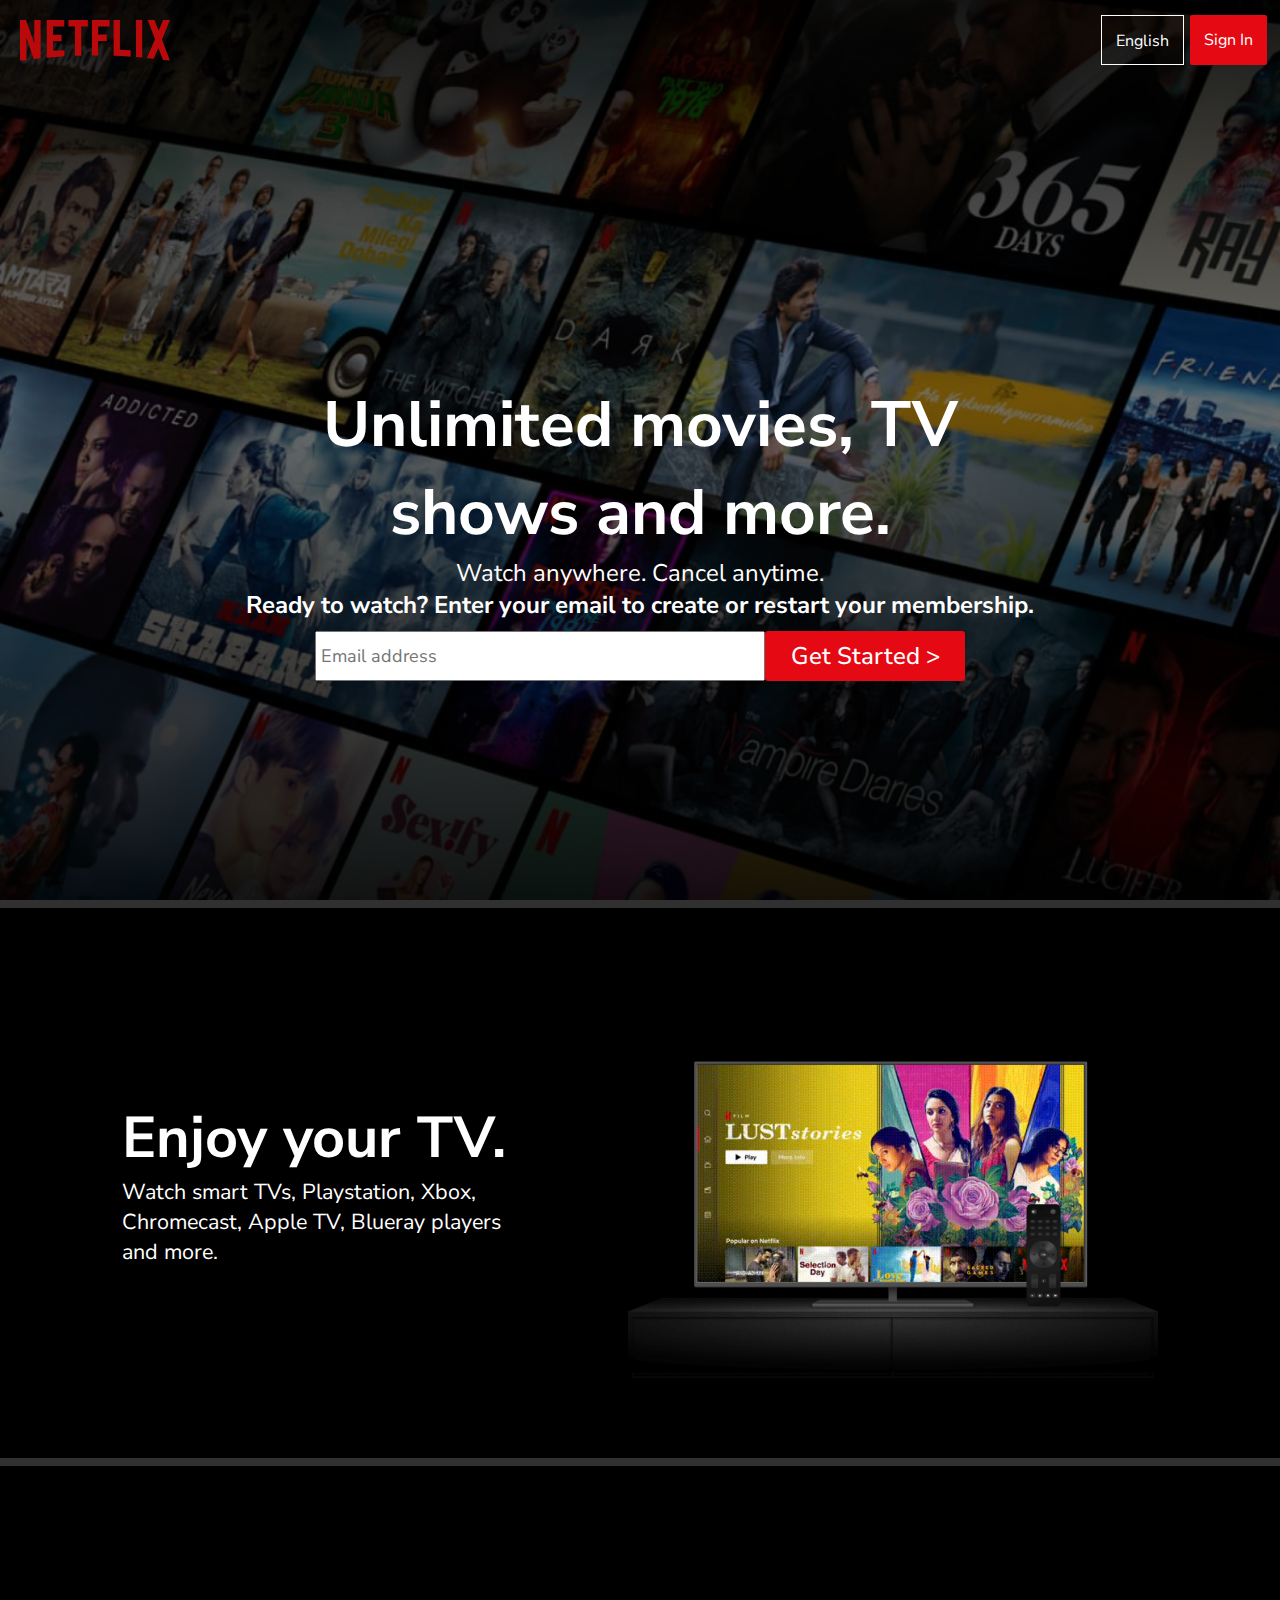
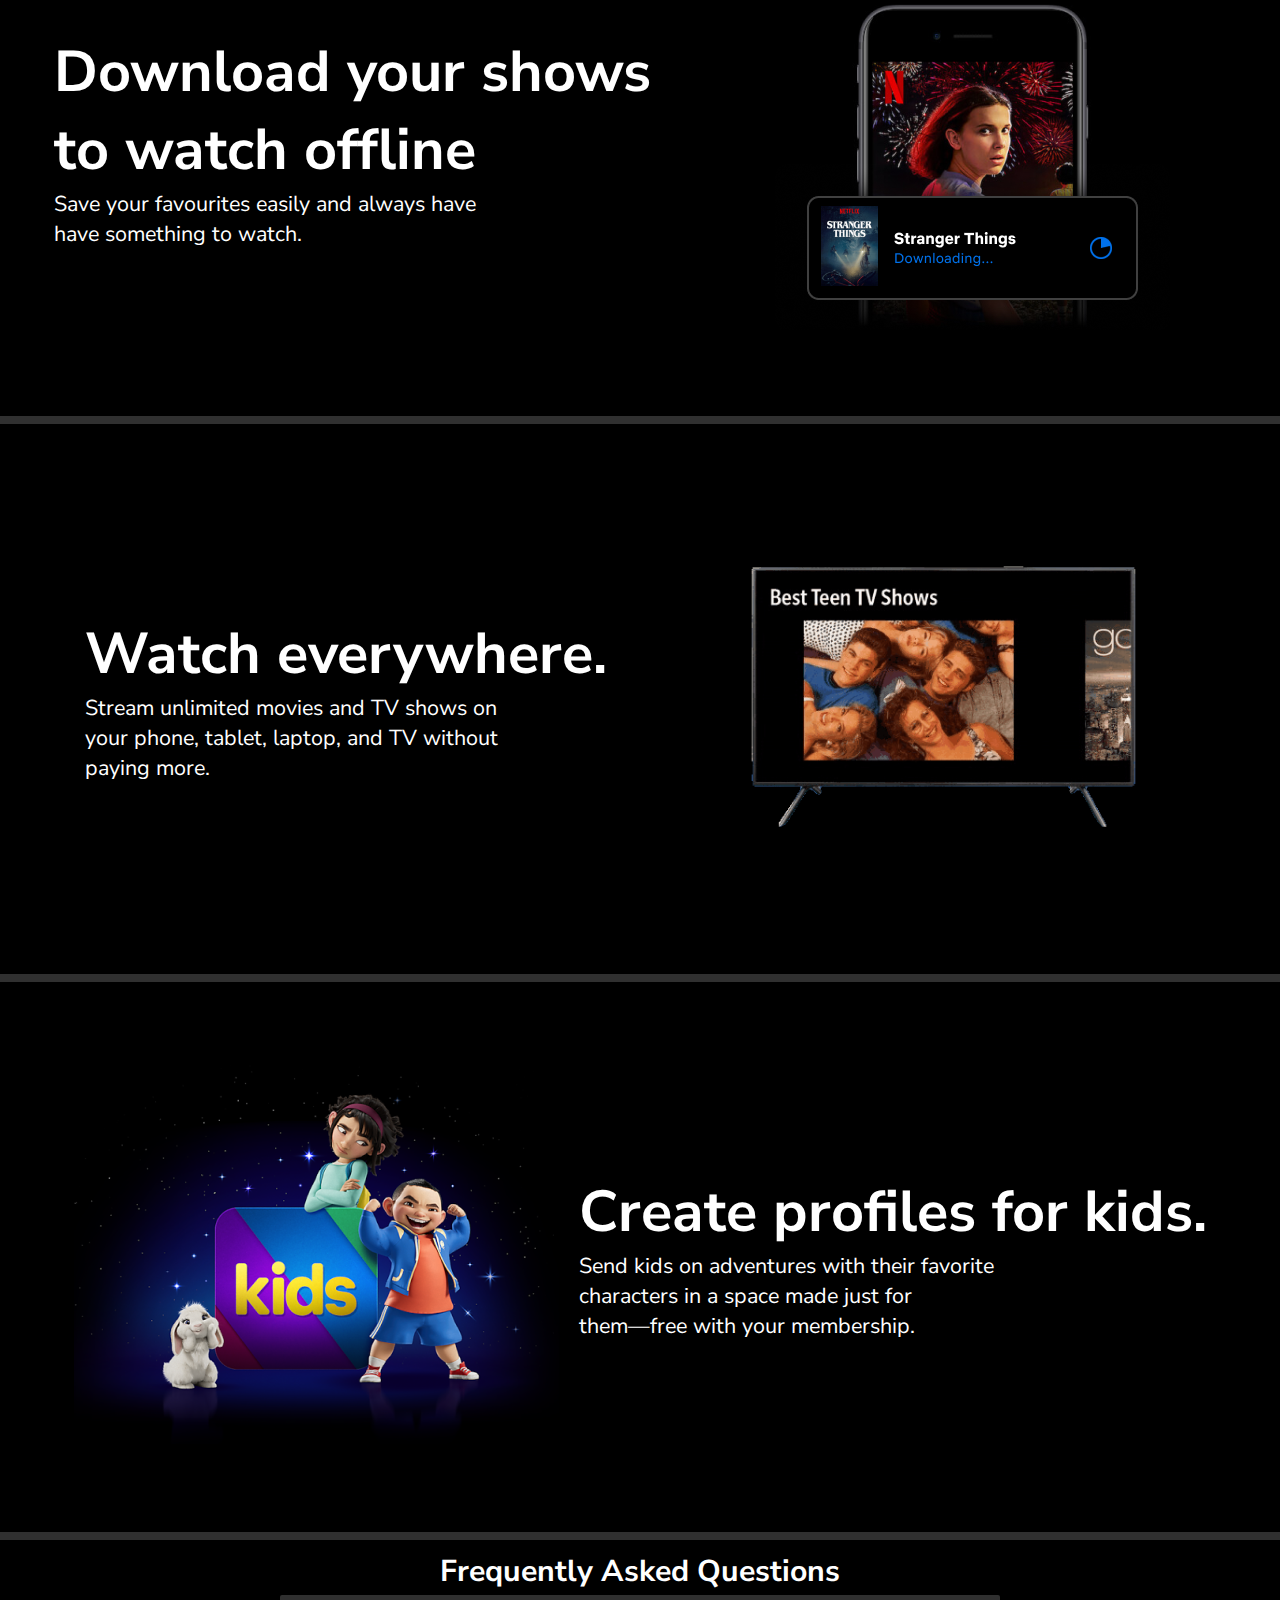
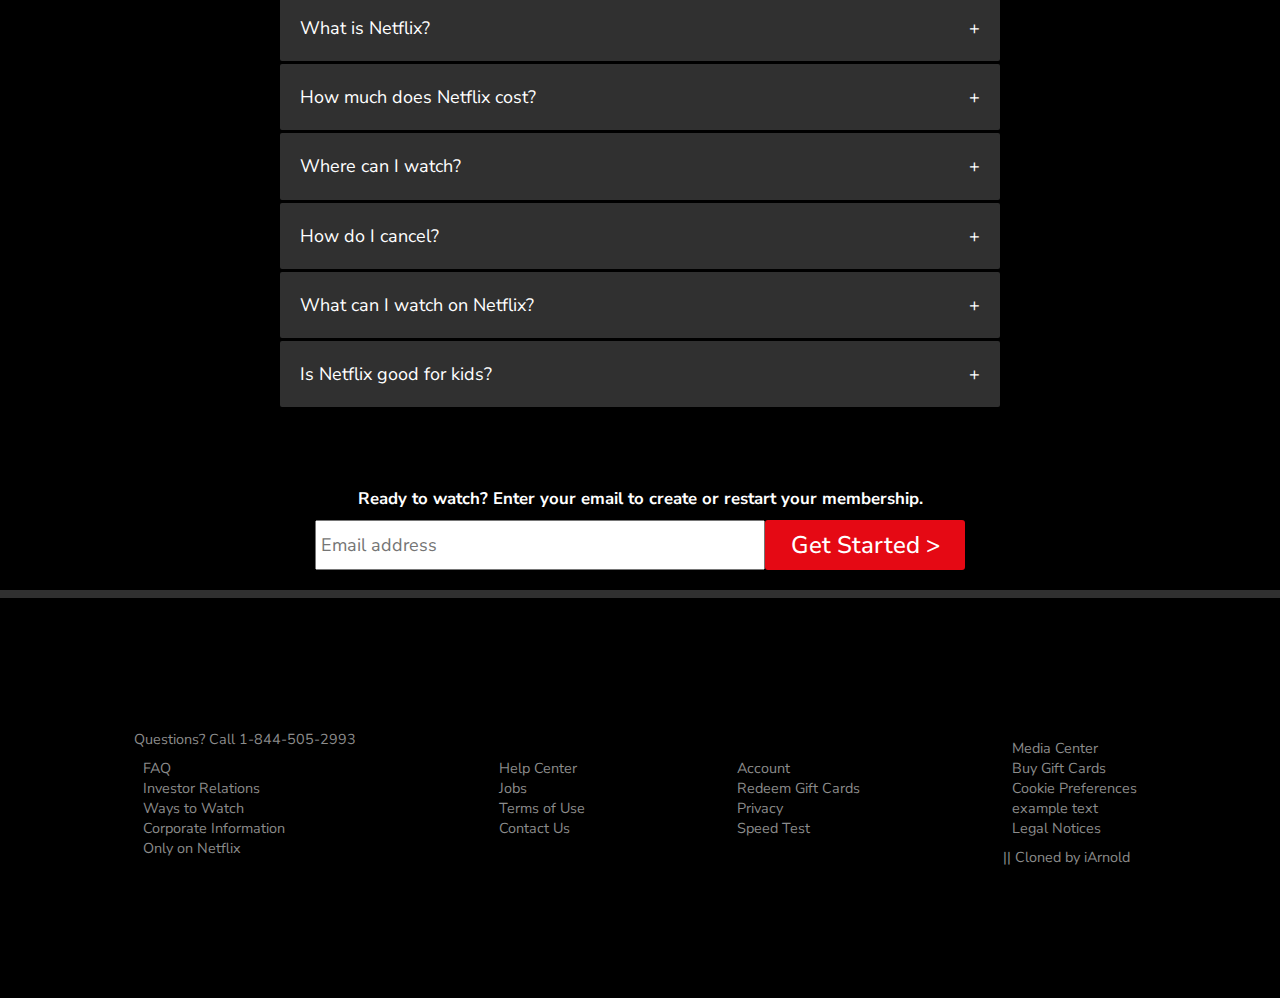
<file: index.html>
<!DOCTYPE html>
<html lang="en">

<head>
    <meta charset="UTF-8" />
    <meta http-equiv="X-UA-Compatible" content="IE=edge" />
    <meta name="viewport" content="width=device-width, initial-scale=1.0" />
    <link rel="stylesheet" href="style.css" />
    <link rel="preconnect" href="https://fonts.googleapis.com" />
    <link rel="preconnect" href="https://fonts.gstatic.com" crossorigin />
    <link href="https://fonts.googleapis.com/css2?family=Nunito+Sans:wght@300;400;600;700;800&display=swap" rel="stylesheet" />
    <title>NetFlix Clone</title>
    <style>
        @import url("https://fonts.googleapis.com/css2?family=Nunito+Sans:wght@300;400;600;700;800&display=swap");
    </style>
</head>

<body>
    <!-- header starts -->
    <header>
        <nav>
            <div class="logo">
                <img src="./images/NetflixLogoSvg (copy).svg" alt="Logo" />
            </div>
            <!-- humbuger menu -->
            <div class="humbuger" id="openLines" onclick="openNav()">
                <div class="lines"></div>
                <div class="lines"></div>
                <div class="lines"></div>
            </div>

            <!-- humburger menu / -->
            <div class="user-action">
                <div class="language">English</div>
                <div class="sign-in" onclick="location.href='./user/signIn.html'">
                    Sign In
                </div>
            </div>
        </nav>
        <!-- side nav starts -->
        <div class="side-nav" id="sideNav">
            <div class="logo">
                <img src="./images/NetflixLogoSvg (copy).svg" alt="Logo" />
                <div class="close" onclick="closeNav()">
                    <p>&times;</p>
                </div>
            </div>

            <div class="user-action">
                <div class="language">English</div>
                <div class="sign-in" id="signIn" onclick="location.href='./user/signIn.html'">
                    Sign In
                </div>
            </div>
        </div>
        <div class="side-nav2" id="sideNav2"></div>
        <!-- side nav ends -->
        <div class="banner">
            <div class="head-title">
                <h1>
                    Unlimited movies, TV <span class="span-break">shows and more.</span>
                </h1>
            </div>
            <div class="sub-title">Watch anywhere. Cancel anytime.</div>
            <div class="get-started">
                <strong>Ready to watch? Enter your email to create or restart your
            membership.</strong
          >
          <div class="user-box">
            <div class="email">
              <input type="email" placeholder="Email address" />
            </div>
            <div class="btn" onclick="location.href='./user/signIn.html'">
              <button>Get Started ></button>
            </div>
          </div>
        </div>
      </div>
    </header>
    <!-- header ends -->

    <!-- main starts -->
    <main>
      <!-- section 1 -->
      <section>
        <div class="adv-content">
          <h2>Enjoy your TV.</h2>
          <p>
            Watch smart TVs, Playstation, Xbox,<span class="span-break">
              Chromecast, Apple TV, Blueray players</span
            >
            <span class="span-break"> and more.</span>
          </p>
        </div>
        <div class="adv-img">
          <img src="./images/adv.png" alt="" />
        </div>
      </section>
      <!-- section 2 -->
      <section>
        <div class="section-reverse">
          <div class="adv-content adv-2">
            <h2>
              Download your shows
              <span class="span-break">to watch offline</span>
            </h2>
            <p>
              Save your favourites easily and always have
              <span class="span-break"> have something to watch.</span>
            </p>
          </div>
        </div>
        <div class="adv-img">
          <img src="./images/eleven-n.png" alt="image" />
        </div>
      </section>
      <!-- section 3 -->
      <section>
        <div class="adv-content">
          <h2>Watch everywhere.</h2>
          <p>
            Stream unlimited movies and TV shows on
            <span class="span-break"
              >your phone, tablet, laptop, and TV without </span
            ><span class="span-break">paying more.</span>
          </p>
        </div>

        <div class="adv-img">
          <img class="gif" src="./images/anywhere-unscreen.gif" alt="image" />
        </div>
      </section>
      <!-- section 4 -->
      <section class="section-reverse">
        <div class="adv-content">
          <h2>Create profiles for kids.</h2>
          <p>
            Send kids on adventures with their favorite
            <span class="span-break">characters in a space made just for </span
            ><span class="span-break">them—free with your membership.</span>
          </p>
        </div>
        <div class="adv-img">
          <img src="./images/kids.png" alt="" />
        </div>
      </section>
      <!-- section 5 -->
      <section class="rectangle-cards">
        <div class="adv-content">
          <h3>Frequently Asked Questions</h3>
        </div>
        <div class="adv-rectangle">
          <div class="content">What is Netflix?</div>
          <div class="add-icon">&#x2b;</div>
        </div>
        <div class="adv-rectangle">
          <div class="content">How much does Netflix cost?</div>
          <div class="add-icon">&#x2b;</div>
        </div>
        <div class="adv-rectangle">
          <div class="content">Where can I watch?</div>
          <div class="add-icon">&#x2b;</div>
        </div>
        <div class="adv-rectangle">
          <div class="content">How do I cancel?</div>
          <div class="add-icon">&#x2b;</div>
        </div>
        <div class="adv-rectangle">
          <div class="content">What can I watch on Netflix?</div>
          <div class="add-icon">&#x2b;</div>
        </div>
        <div class="adv-rectangle">
          <div class="content">Is Netflix good for kids?</div>
          <div class="add-icon">&#x2b;</div>
        </div>
        <div class="get-started">
          <strong class="content"
            >Ready to watch? Enter your email to create or restart your
            membership.</strong
          >
          <div class="user-box">
            <div class="email">
              <input type="email" placeholder="Email address" />
            </div>
            <div class="btn">
              <button>Get Started ></button>
            </div>
          </div>
        </div>
      </section>
    </main>
    <!-- main ends -->
    <!-- footer starts -->
    <footer>
      <div class="container-1">
        <p>Questions? Call 1-844-505-2993</p>
        <ul>
          <li>FAQ</li>
          <li>Investor Relations</li>
          <li>Ways to Watch</li>
          <li>Corporate Information</li>
          <li>Only on Netflix</li>
        </ul>
      </div>
      <div class="container-2">
        <ul>
          <li>Help Center</li>
          <li>Jobs</li>
          <li>Terms of Use</li>
          <li>Contact Us</li>
        </ul>
      </div>
      <div class="container-3">
        <ul>
          <li>Account</li>
          <li>Redeem Gift Cards</li>
          <li>Privacy</li>
          <li>Speed Test</li>
        </ul>
      </div>
      <div class="container-4">
        <ul>
          <li>Media Center</li>
          <li>Buy Gift Cards</li>
          <li>Cookie Preferences</li>
          <li>example text</li>
          <li>Legal Notices</li>
        </ul>
        || Cloned by iArnold
      </div>
    </footer>
    <!-- footer ends -->
    <script src="index.js"></script>
  </body>
</html>
</file>
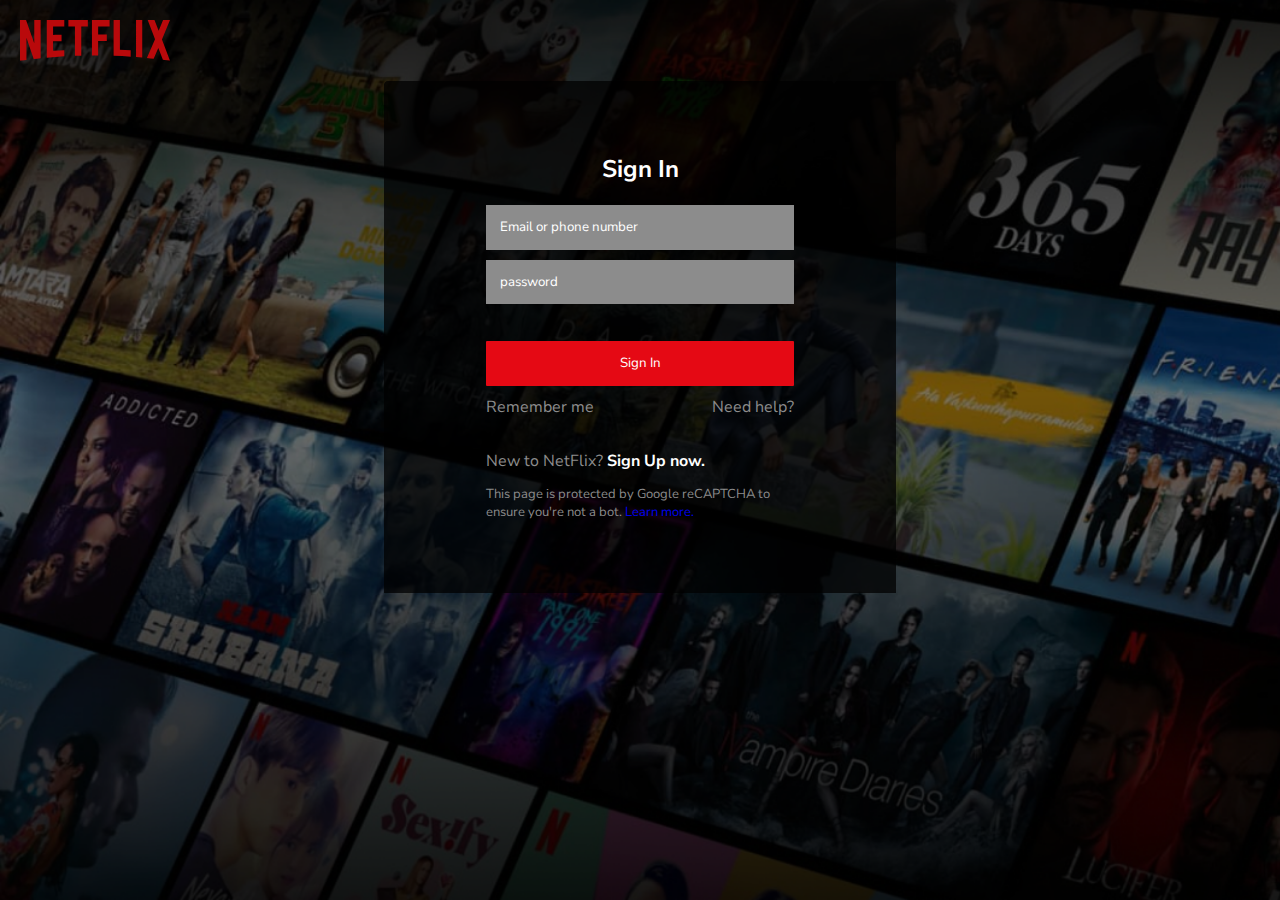
<file: user/signIn.html>
<!DOCTYPE html>
<html lang="en">

<head>
    <meta charset="UTF-8" />
    <meta http-equiv="X-UA-Compatible" content="IE=edge" />
    <meta name="viewport" content="width=device-width, initial-scale=1.0" />
    <title>sign-in</title>
    <link rel="stylesheet" href="../style.css" />
    <link rel="preconnect" href="https://fonts.googleapis.com" />
    <link rel="preconnect" href="https://fonts.gstatic.com" crossorigin />
    <link href="https://fonts.googleapis.com/css2?family=Nunito+Sans:wght@300;400;600;700;800&display=swap" rel="stylesheet" />
    <style>
        body {
            font-family: Nanito Sans;
        }
    </style>
</head>

<body>
    <header>
        <nav>
            <div class="logo">
                <img src="../images/NetflixLogoSvg (copy).svg" alt="Logo" />
            </div>
            <!-- humbuger menu -->
            <div class="humbuger" id="openLines" onclick="openNav() ">
                <div class="lines"></div>
                <div class="lines"></div>
                <div class="lines"></div>
            </div>

            <!-- humburger menu / -->
        </nav>
        <!-- side nav -->
        <div class="side-nav" id="sideNav">
            <div class="logo">
                <img src="../images/NetflixLogoSvg (copy).svg" alt="Logo" />
                <div class="close" onclick="closeNav() ">
                    <p>&times;</p>
                </div>
            </div>

            <div class="user-action">
                <div class="language">English</div>
            </div>
        </div>
        <div class="side-nav2" id="sideNav2"></div>
        <!-- side nav ends -->
        <!-- form starts -->
        <div class="user-form">
            <form action=" ">
                <h3>Sign In</h3>
                <div class="credentials">
                    <ul>
                        <li>
                            <input type="email" placeholder="Email or phone number " required />
                        </li>
                        <li>
                            <input type="password" placeholder="password" minlength="8 " required />
                        </li>
                        <li>
                            <button type="submit " onclick="location.href='../user/userProfile.html'">
                  Sign In
                </button>
                        </li>
                    </ul>
                    <div class="about-credentials">
                        <div class="remember-me">Remember me</div>
                        <div class="need-help">Need help?</div>
                    </div>
                    <div class="new-user">
                        New to NetFlix? <b><a href=" "> Sign Up now.</a></b>
                    </div>
                    <div class="captcha">
                        This page is protected by Google reCAPTCHA to
                        <span class="span-break">ensure you're not a bot. <a href="# "> Learn more.</a></span
              >
            </div>
          </div>
        </form>
      </div>
      <!-- form ends -->
    </header>
    <script src="../index.js "></script>
  </body>
</html>
</file>
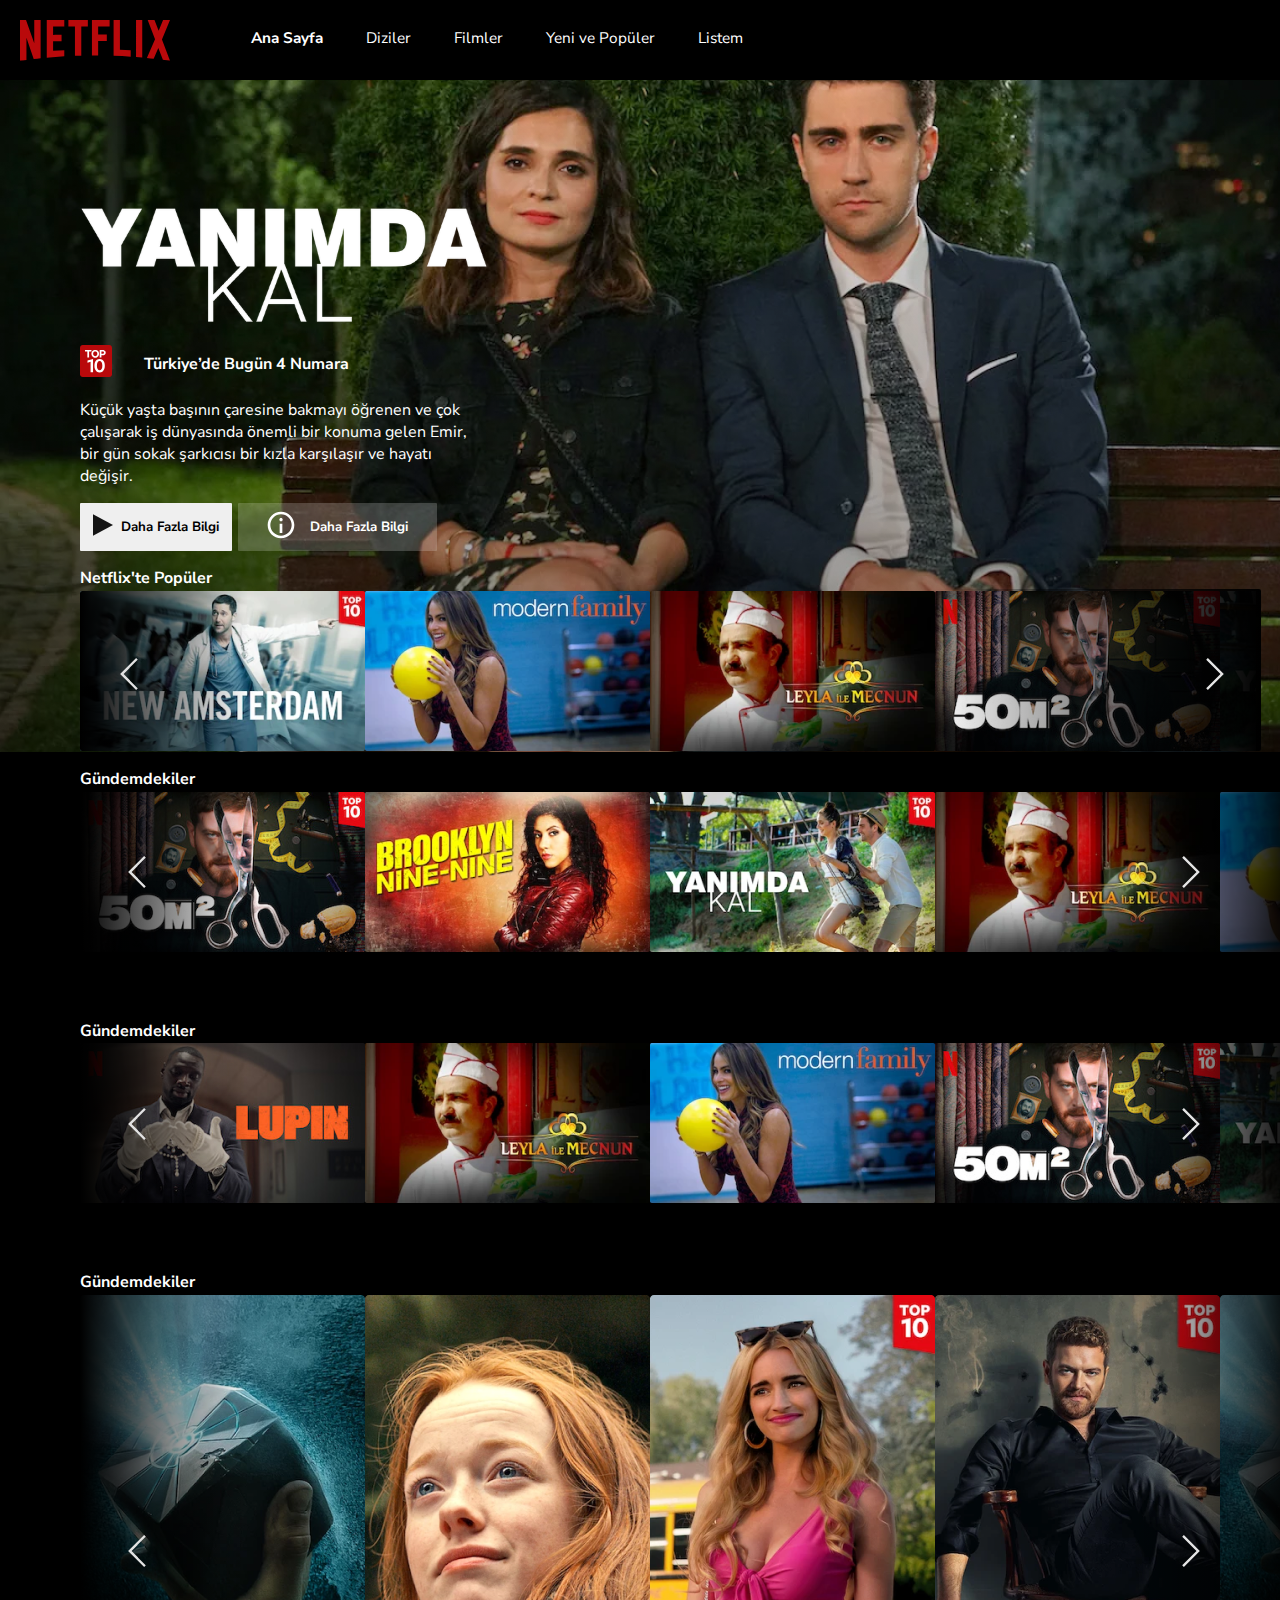
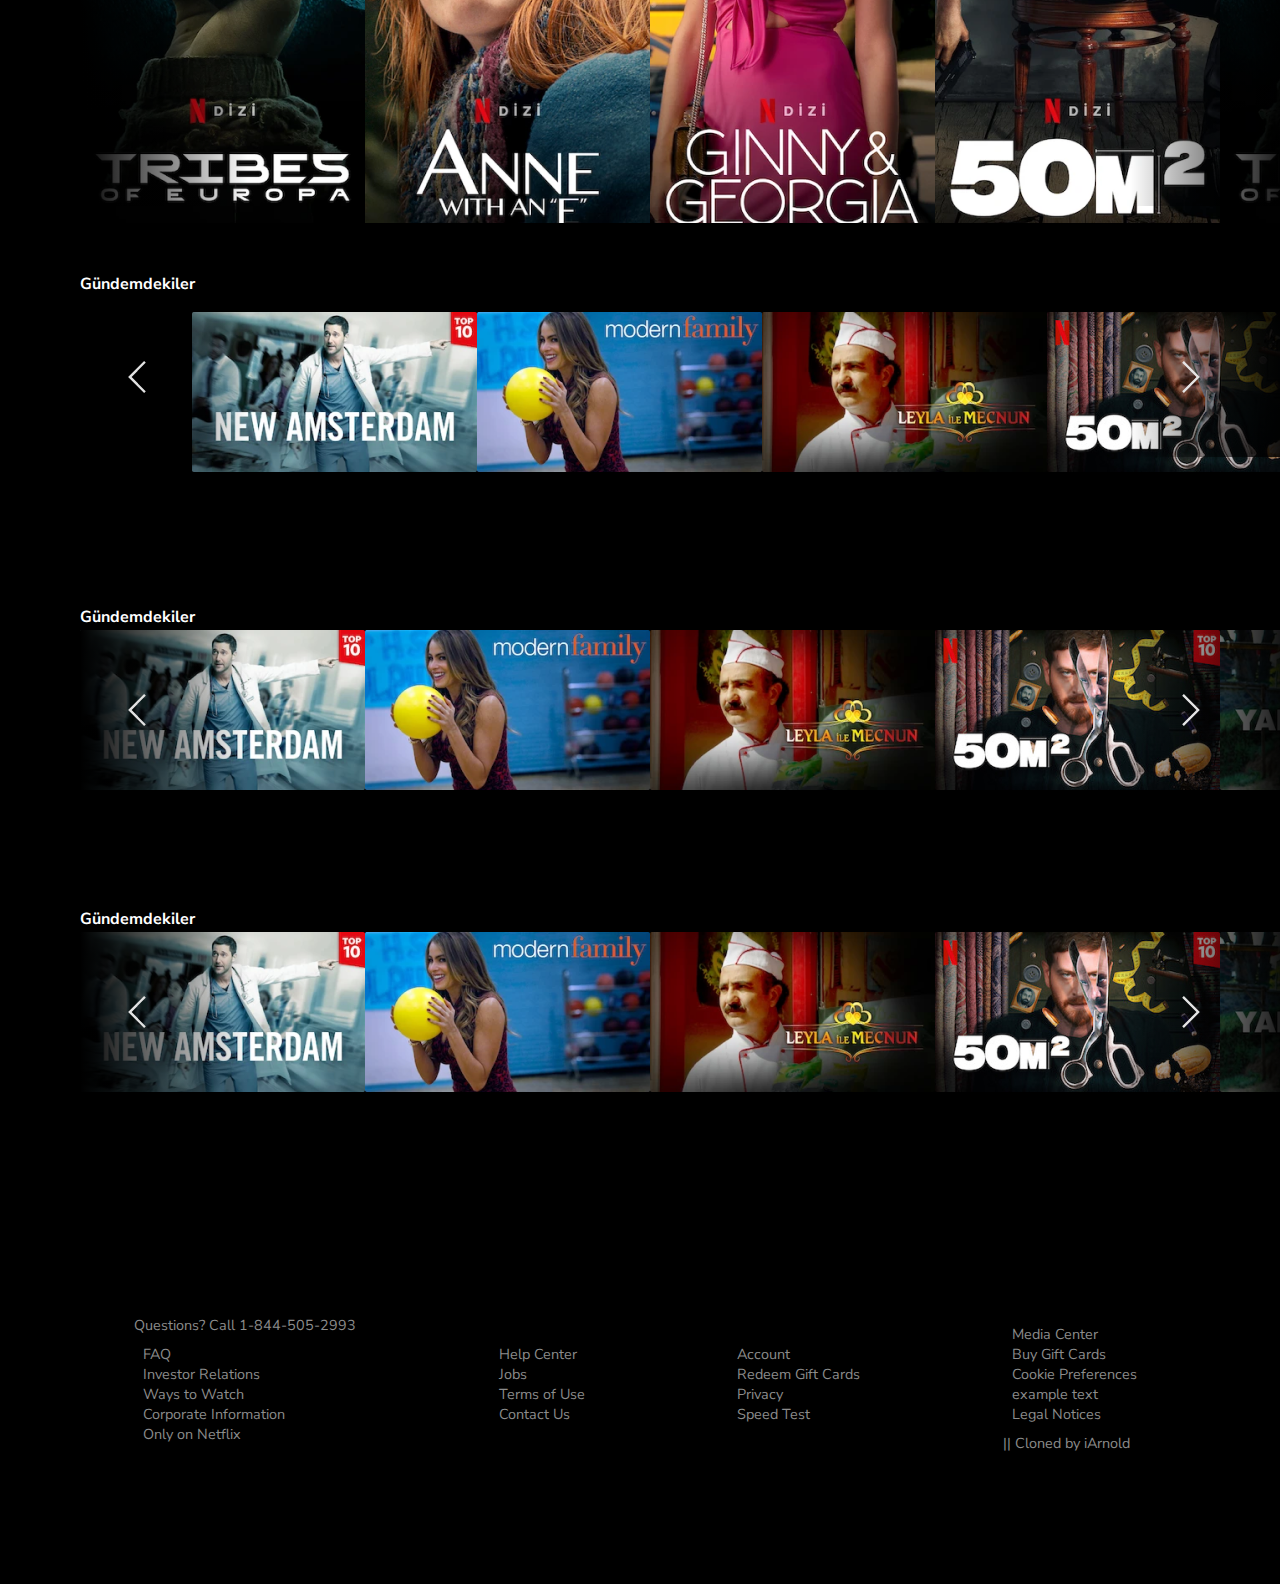
<file: user/userPage.html>
<!DOCTYPE html>
<html lang="en">

<head>
    <meta charset="UTF-8" />
    <meta http-equiv="X-UA-Compatible" content="IE=edge" />
    <meta name="viewport" content="width=device-width, initial-scale=1.0" />
    <title>user-mode</title>
    <link rel="stylesheet" href="../style.css" />
    <link rel="preconnect" href="https://fonts.googleapis.com" />
    <link rel="preconnect" href="https://fonts.gstatic.com" crossorigin />
    <link href="https://fonts.googleapis.com/css2?family=Nunito+Sans:wght@300;400;600;700;800&display=swap" rel="stylesheet" />
    <style>
        main {
            position: relative;
        }
        
        body {
            font-family: Nanito Sans;
            background-color: #000 !important;
        }
        
        header {
            color: var(--main-white);
            height: 100vh;
            min-height: 47em;
            max-height: 47em;
            background: url("../images/MoviePoster.png") !important;
            background-repeat: no-repeat;
            background-size: cover;
        }
    </style>
</head>

<body>
    <header>
        <!-- nav -->
        <div class="nav-bg">
            <nav>
                <div class="logo" onclick="location.href='../index.html'">
                    <img src="../images/NetflixLogoSvg (copy).svg" alt="Logo" />
                </div>
                <!-- humbuger menu -->
                <div class="humbuger" id="openLines" onclick="openNav() ">
                    <div class="lines"></div>
                    <div class="lines"></div>
                    <div class="lines"></div>
                </div>

                <!-- humburger menu / -->

                <!-- links -->
                <div class="nav-links">
                    <ul>
                        <li><b> Ana Sayfa</b></li>
                        <li>Diziler</li>
                        <li>Filmler</li>
                        <li>Yeni ve Popüler</li>
                        <li>Listem</li>
                    </ul>
                </div>
            </nav>
            <!-- side nav -->
            <div class="side-nav" id="sideNav">
                <div class="logo" onclick="location.href='../index.html'">
                    <img src="../images/NetflixLogoSvg (copy).svg" alt="Logo" />
                    <div class="close" onclick="closeNav() ">
                        <p>&times;</p>
                    </div>
                </div>

                <div class="user-action">
                    <div class="language">English</div>
                </div>
            </div>
            <div class="side-nav2" id="sideNav2"></div>
            <!-- side nav ends -->
            <!-- form starts -->
        </div>
        <!-- nav -->

        <div class="header-items">
            <div class="movie-name">
                <div class="head"><img src="../images/MovieName.svg" alt="" /></div>
            </div>
            <div class="osvg">
                <div class="icon">
                    <img src="../images/Top10Badge.svg" alt="top10" />
                </div>
                <div class="icon-info">Türkiye’de Bugün 4 Numara</div>
            </div>
            <div class="btn-content">
                <div class="text-items">
                    <p>
                        Küçük yaşta başının çaresine bakmayı öğrenen ve çok
                        <span class="span-break">çalışarak iş dünyasında önemli bir konuma gelen Emir,</span
              >
              <span class="span-break">
                bir gün sokak şarkıcısı bir kızla karşılaşır ve hayatı</span
              ><span class="span-break"> değişir.</span>
                    </p>
                </div>
                <div class="hero">
                    <div class="hero-btn">
                        <button>
                <div><img src="../images/play.svg" alt="icon" /></div>
                <div>Daha Fazla Bilgi</div>
              </button>
                    </div>
                    <div class="hero-btn">
                        <button id="btn2">
                <div><img src="../images/info.svg" alt="icon" /></div>
                <div>Daha Fazla Bilgi</div>
              </button>
                    </div>
                </div>
                <div class="netflix-populae">
                    <b>Netflix'te Popüler</b>
                </div>
            </div>

            <div class="horizontal-items" id="scrollbar">
                <div class="movie"></div>
                <div class="movie"></div>
                <div class="movie"></div>
                <div class="movie"></div>
                <div class="movie"></div>
                <div class="movie"></div>
                <div class="movie"></div>
                <div class="movie"></div>
                <div class="movie"></div>
            </div>
            <!-- arrow -->
            <div class="arrow" onclick="slideRight()">
                <img src="../images/right-arrow.svg" alt="right" />
            </div>
            <div class="arrow-left" onclick="slideLeft()">
                <img src="../images/arrow-left.webp" alt="left" />
            </div>
            <div class="darken"></div>
            <div class="darken-left"></div>
            <!-- arrow / -->
        </div>
    </header>

    <main class="overflow">
        <div class="lists">
            <div class="list-name"><b> Gündemdekiler</b></div>
            <div class="horizontal-items sub-movies" id="scrollbar1">
                <div class="movie"></div>
                <div class="movie"></div>
                <div class="movie"></div>
                <div class="movie"></div>
                <div class="movie"></div>
                <div class="movie"></div>
                <div class="movie"></div>
                <div class="movie"></div>
                <div class="movie"></div>
            </div>
            <!-- arrow -->
            <div class="arrow1" onclick="slideRight1()">
                <img src="../images/right-arrow.svg" alt="right" />
            </div>
            <div class="arrow-left1" onclick="slideLeft1()">
                <img src="../images/arrow-left.webp" alt="left" />
            </div>
            <div class="darken1"></div>
            <div class="darken-left1"></div>
            <!-- arrow / -->
        </div>

        <!-- list 2 -->
        <div class="lists-card">
            <div class="list-name"><b> Gündemdekiler</b></div>
            <div class="horizontal-items sub-movies" id="scrollbar2">
                <div class="movie"></div>
                <div class="movie"></div>
                <div class="movie"></div>
                <div class="movie"></div>
                <div class="movie"></div>
                <div class="movie"></div>
                <div class="movie"></div>
                <div class="movie"></div>
                <div class="movie"></div>
            </div>
            <!-- arrow -->
            <div class="arrow1" onclick="slideRight2()">
                <img src="../images/right-arrow.svg" alt="right" />
            </div>
            <div class="arrow-left1" onclick="slideLeft2()">
                <img src="../images/arrow-left.webp" alt="left" />
            </div>
            <div class="darken1"></div>
            <div class="darken-left1"></div>
            <!-- arrow / -->
        </div>

        <!-- list 3 - the verticals -->
        <div class="lists-card">
            <div class="list-name"><b> Gündemdekiler</b></div>
            <div class="horizontal-items sub-movies verticals" id="scrollbar3">
                <div class="movie"></div>
                <div class="movie"></div>
                <div class="movie"></div>
                <div class="movie"></div>
                <div class="movie"></div>
                <div class="movie"></div>
                <div class="movie"></div>
                <div class="movie"></div>
                <div class="movie"></div>
            </div>
            <!-- arrow -->
            <div class="arrow2" onclick="slideRight3()">
                <img src="../images/right-arrow.svg" alt="right" />
            </div>
            <div class="arrow-left2" onclick="slideLeft3()">
                <img src="../images/arrow-left.webp" alt="left" />
            </div>
            <div class="darken2"></div>
            <div class="darken-left2"></div>
            <!-- arrow / -->
        </div>

        <div class="other-movies">
            <!-- list 4 -->
            <div class="lists-card1">
                <div class="list-name"><b> Gündemdekiler</b></div>
                <div class="card4 horizontal-items sub-movies" id="scrollbar4">
                    <div class="movie"></div>
                    <div class="movie"></div>
                    <div class="movie"></div>
                    <div class="movie"></div>
                    <div class="movie"></div>
                    <div class="movie"></div>
                    <div class="movie"></div>
                    <div class="movie"></div>
                    <div class="movie"></div>
                </div>
                <!-- arrow -->
                <div class="arrow1" onclick="slideRight4()">
                    <img src="../images/right-arrow.svg" alt="right" />
                </div>
                <div class="arrow-left1" onclick="slideLeft4()">
                    <img src="../images/arrow-left.webp" alt="left" />
                </div>
                <div class="darken1"></div>
                <div class="darken-left1"></div>
                <!-- arrow / -->
            </div>

            <!-- list 5 -->
            <div class="lists-card1">
                <div class="list-name"><b> Gündemdekiler</b></div>
                <div class="horizontal-items sub-movies" id="scrollbar5">
                    <div class="movie"></div>
                    <div class="movie"></div>
                    <div class="movie"></div>
                    <div class="movie"></div>
                    <div class="movie"></div>
                    <div class="movie"></div>
                    <div class="movie"></div>
                    <div class="movie"></div>
                    <div class="movie"></div>
                </div>
                <!-- arrow -->
                <div class="arrow1" onclick="slideRight5()">
                    <img src="../images/right-arrow.svg" alt="right" />
                </div>
                <div class="arrow-left1" onclick="slideLeft5()">
                    <img src="../images/arrow-left.webp" alt="left" />
                </div>
                <div class="darken1"></div>
                <div class="darken-left1"></div>
                <!-- arrow / -->
            </div>

            <!-- list 6 -->
            <div class="lists-card1">
                <div class="list-name"><b> Gündemdekiler</b></div>
                <div class="horizontal-items sub-movies" id="scrollbar6">
                    <div class="movie"></div>
                    <div class="movie"></div>
                    <div class="movie"></div>
                    <div class="movie"></div>
                    <div class="movie"></div>
                    <div class="movie"></div>
                    <div class="movie"></div>
                    <div class="movie"></div>
                    <div class="movie"></div>
                </div>
                <!-- arrow -->
                <div class="arrow1" onclick="slideRight6()">
                    <img src="../images/right-arrow.svg" alt="right" />
                </div>
                <div class="arrow-left1" onclick="slideLeft6()">
                    <img src="../images/arrow-left.webp" alt="left" />
                </div>
                <div class="darken1"></div>
                <div class="darken-left1"></div>
                <!-- arrow / -->
            </div>
        </div>
    </main>
    <!-- footer starts -->
    <footer>
        <div class="container-1">
            <p>Questions? Call 1-844-505-2993</p>
            <ul>
                <li>FAQ</li>
                <li>Investor Relations</li>
                <li>Ways to Watch</li>
                <li>Corporate Information</li>
                <li>Only on Netflix</li>
            </ul>
        </div>
        <div class="container-2">
            <ul>
                <li>Help Center</li>
                <li>Jobs</li>
                <li>Terms of Use</li>
                <li>Contact Us</li>
            </ul>
        </div>
        <div class="container-3">
            <ul>
                <li>Account</li>
                <li>Redeem Gift Cards</li>
                <li>Privacy</li>
                <li>Speed Test</li>
            </ul>
        </div>
        <div class="container-4">
            <ul>
                <li>Media Center</li>
                <li>Buy Gift Cards</li>
                <li>Cookie Preferences</li>
                <li>example text</li>
                <li>Legal Notices</li>
            </ul>
            || Cloned by iArnold
        </div>
    </footer>
    <!-- footer ends -->
    <script src="../index.js"></script>
</body>

</html>
</file>
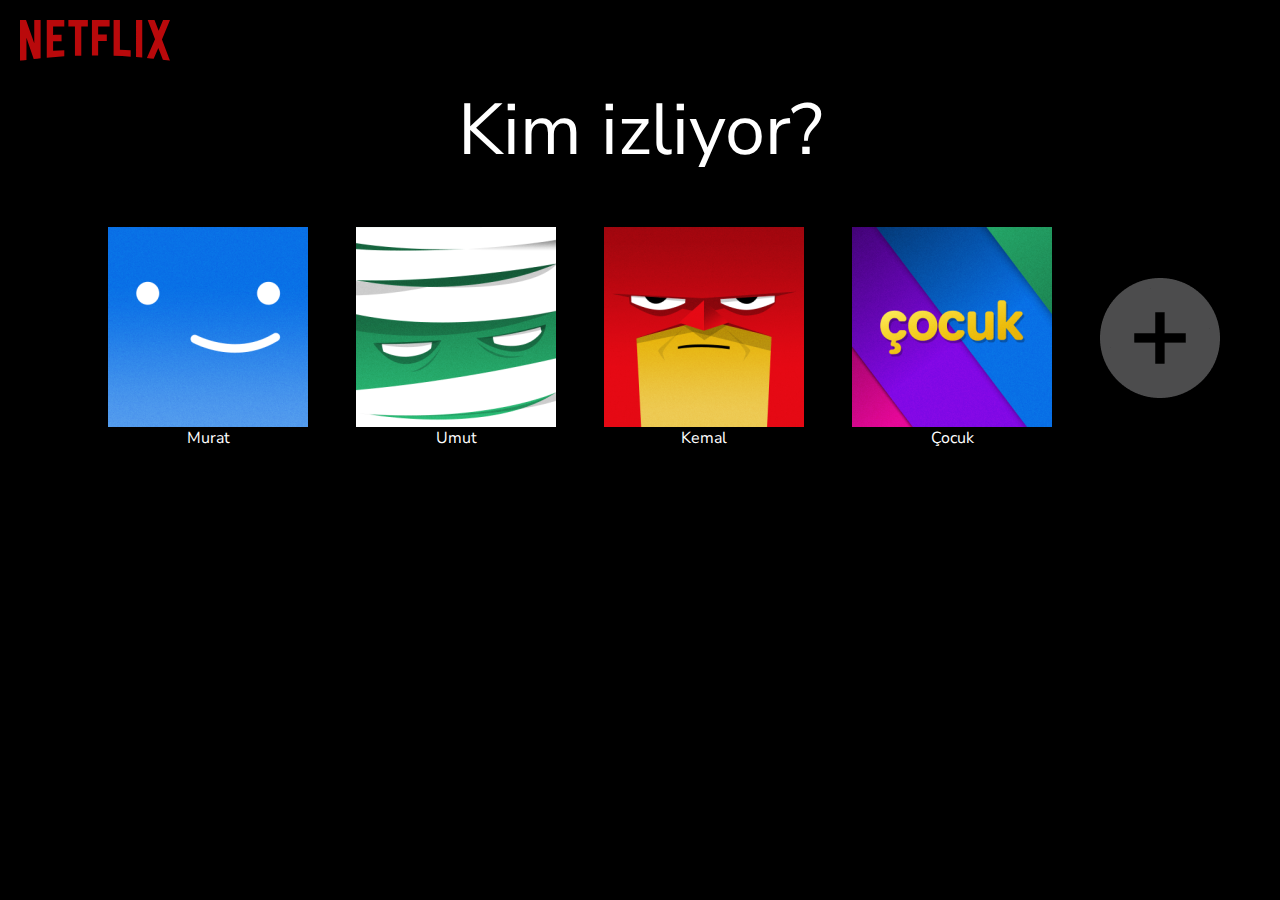
<file: user/userProfile.html>
<!DOCTYPE html>
<html lang="en">

<head>
    <meta charset="UTF-8" />
    <meta http-equiv="X-UA-Compatible" content="IE=edge" />
    <meta name="viewport" content="width=device-width, initial-scale=1.0" />
    <title>user-profile</title>
    <link rel="stylesheet" href="../style.css" />
    <link rel="preconnect" href="https://fonts.googleapis.com" />
    <link rel="preconnect" href="https://fonts.gstatic.com" crossorigin />
    <link href="https://fonts.googleapis.com/css2?family=Nunito+Sans:wght@300;400;600;700;800&display=swap" rel="stylesheet" />
    <style>
        body {
            font-family: Nanito Sans;
            background-color: black !important;
        }
        
        header {
            background-image: none !important;
        }
    </style>
</head>

<body>
    <header>
        <nav>
            <div class="logo">
                <img src="../images/NetflixLogoSvg (copy).svg" alt="Logo" />
            </div>
            <!-- humbuger menu -->
            <div class="humbuger" id="openLines" onclick="openNav() ">
                <div class="lines"></div>
                <div class="lines"></div>
                <div class="lines"></div>
            </div>

            <!-- humburger menu / -->
        </nav>
        <!-- side nav -->
        <div class="side-nav" id="sideNav">
            <div class="logo">
                <img src="../images/NetflixLogoSvg (copy).svg" alt="Logo" />
                <div class="close" onclick="closeNav() ">
                    <p>&times;</p>
                </div>
            </div>

            <div class="user-action">
                <div class="language">English</div>
            </div>
        </div>
        <div class="side-nav2" id="sideNav2"></div>
        <!-- side nav ends -->
        <!-- form starts -->
        <div class="prof-contents">
            <div class="content">Kim izliyor?</div>
            <div class="user-profile">
                <div class="prof1">
                    <img src="../images/ProfilePicture (copy).png" onclick="location.href='../user/userPage.html'" alt="" />
                    <div class="prof-name">Murat</div>
                </div>
                <div class="prof2">
                    <img src="../images/ProfilePicture (1) (copy).png" alt="" />
                    <div class="prof-name">Umut</div>
                </div>
                <div class="prof3">
                    <img src="../images/ProfilePicture (2) (copy).png" alt="" />
                    <div class="prof-name">Kemal</div>
                </div>
                <div class="prof4">
                    <img src="../images/ProfilePicture (3) (copy).png" alt="" />
                    <div class="prof-name">Çocuk</div>
                </div>
                <div class="add-prof">
                    <img src="../images/add-icon.png" alt="" />
                </div>
            </div>
        </div>
        <!-- form ends -->
    </header>
    <script src="../index.js "></script>
</body>

</html>
</file>
<file: style.css>
:root {
    --primary-red: #e50914;
    --primary-black: #000000;
    --secondary-black: #222222;
    --tertiary-black: #303030;
    --main-white: #ffffff;
    --primary-white: #8c8c8c;
    --secondary-white: #757575;
    --tertiary-white: #999999;
    --ascent-blue: #0071eb;
    --ascent-orange: #ffa00a;
    --ascent-green: #5fa53f;
}

* {
    font-family: Nunito Sans;
    margin: 0;
    padding: 0;
    box-sizing: border-box;
}

body {
    background-color: var(--tertiary-black);
    position: relative;
}

header {
    background: url("./images/bg-frame\ \(copy\).png");
    background-repeat: no-repeat;
    background-size: cover;
    color: var(--main-white);
    height: 100vh;
}

.span-break::before {
    content: "\a";
    white-space: pre;
}

nav {
    display: flex;
    justify-content: space-between;
    position: relative;
}

.logo {
    padding: 20px;
    display: flex;
    justify-content: space-between;
}

.logo img {
    width: 150px;
}

.logo .close {
    width: 44px;
    display: flex;
    text-align: center;
    justify-content: center;
}

.logo .close:hover {
    border: 1px solid var(--primary-red);
    cursor: pointer;
    text-align: center;
}

.logo p {
    font-size: 170%;
    font-weight: bolder;
}


/* humbuger */

.humbuger {
    display: none;
    flex-direction: column;
    margin-top: 1em;
    position: absolute;
    right: 2em;
    top: 5px;
}

.humbuger .lines {
    width: 30px;
    height: 3px;
    background-color: var(--primary-red);
    margin: 4px;
}

.humbuger:hover {
    border: 1px solid var(--main-white);
    border-radius: 2px;
    cursor: pointer;
}

.side-nav {
    position: absolute;
    left: 0;
    top: 0;
    height: 100%;
    width: 0;
    background-color: var(--primary-black);
    z-index: 10000;
    transition: 0.5s;
    overflow-x: hidden;
}

.side-nav2 {
    position: absolute;
    left: 0;
    top: 0;
    height: 100%;
    width: 0;
    background-color: var(--primary-red);
    z-index: 1;
    transition: 0.6s;
    overflow-x: hidden;
}

.side-nav .user-action {
    display: flex;
    flex-direction: column;
}

.side-nav .user-action .language,
.sign-in {
    width: 100%;
}


/* humbuger > */

.user-action {
    display: flex;
    margin-right: 10px;
    align-items: center;
}

.user-action .language {
    padding: 14px;
    margin: 3px;
    max-width: 100%;
    height: 50px;
    text-align: center;
    vertical-align: middle;
    border: 1px solid var(--main-white);
}

.user-action .sign-in {
    padding: 14px;
    margin: 3px;
    max-width: 100%;
    height: 50px;
    background-color: var(--primary-red);
    text-align: center;
    vertical-align: middle;
    border-radius: 2px;
}

.sign-in:hover {
    cursor: pointer;
    border: 1px solid var(--main-white);
}

.banner {
    height: 100vh;
    display: flex;
    overflow-x: hidden;
    justify-content: center;
    align-items: center;
    flex-direction: column;
    font-size: xx-large;
    text-align: center;
}

.head-title {
    text-align: center;
}

.sub-title {
    font-size: x-large;
}

.get-started {
    font-size: x-large;
}

.user-box {
    text-align: center;
    display: flex;
    justify-content: center;
    margin-top: 10px;
}

.user-box .email input {
    height: 50px;
    width: 450px;
    padding: 4px;
    font-size: large;
    outline: none;
}

.user-box .email input:focus,
input:active {
    border-color: transparent;
    border-bottom: 1px solid var(--primary-red);
}

.user-box .btn button {
    width: 200px;
    height: 50px;
    background-color: var(--primary-red);
    border: none;
    border-radius: 3px;
    color: var(--main-white);
    font-size: x-large;
    font-weight: 500;
}

.user-box .btn button:hover {
    cursor: pointer;
}

section,
footer {
    margin-top: 8px;
    background-color: var(--primary-black) !important;
    color: var(--main-white);
    overflow-x: hidden;
    height: 550px;
    display: flex;
    align-items: center;
    justify-content: space-evenly;
    font-size: 90%;
}

.adv-content h2 {
    font-size: 400%;
}

.adv-content p {
    font-size: 150%;
}

.section-reverse {
    display: flex;
    flex-direction: row-reverse;
    justify-content: center;
    align-items: center;
}

.adv-img .gif {
    width: 35em;
}

.rectangle-cards {
    flex-direction: column;
    height: 650px;
}

.adv-rectangle {
    display: flex;
    justify-content: space-between;
    width: 50em;
    height: 100px;
    background-color: var(--tertiary-black);
    margin-top: 3px;
    border-radius: 2px;
    align-items: center;
}

.adv-rectangle .content,
.add-icon {
    padding: 10px;
    margin: 10px;
    font-size: large;
}

.adv-content h3 {
    margin-top: 10px;
    font-size: 210% !important;
}

.rectangle-cards .get-started {
    margin-bottom: 20px;
}

.get-started .content {
    font-size: 70% !important;
    text-align: center;
    display: flex;
    justify-content: center;
    margin-top: 80px;
}

footer {
    height: 400px !important;
    color: var(--primary-white);
    flex-wrap: wrap;
}

footer ul {
    list-style: none;
    padding: 9px;
}


/* responsive design */

@media (max-width: 950px) {
    /* .user-profile {
        flex-direction: column;
    } */
    .user-profile {
        grid-template-columns: auto auto !important;
    }
    section,
    .section-reverse {
        flex-direction: column !important;
        font-size: 55% !important;
        text-align: center;
    }
    section img {
        width: 500px !important;
    }
    header .header-items,
    .osvg,
    .btn-content,
    .btn-content .hero {
        padding: 1em !important;
        width: 100%;
        max-width: 100vw;
        text-align: center;
        justify-content: center;
        align-items: center;
    }
    .horizontal-items {
        width: 100% !important;
    }
    .arrow,
    .arrow-left {
        top: 34em;
    }
    .arrow-left {
        left: 3em !important;
    }
    .darken {
        right: 1em !important;
        top: 30.9em;
    }
    .darken-left {
        left: 1em !important;
        top: 30.9em;
        height: 10.2em !important;
    }
}

@media (max-width: 770px) and (max-width: 700px) {
    .prof-contents {
        padding: 1em !important;
        max-width: 100%;
    }
    .user-profile,
    .prof1,
    .prof2,
    .prof3,
    .prof4,
    .add-icon {
        margin: 2em !important;
        padding: -1em;
    }
    .nav-bg nav ul {
        display: none;
    }
    /* .nav-bg nav {
        display: flex !important;
        justify-content: space-between !important;
    } */
    .humbuger {
        display: flex;
    }
    .user-action {
        display: none;
    }
    .adv-rectangle {
        width: 100%;
    }
    .rectangle-cards {
        height: 750px;
    }
    .get-started .user-box {
        flex-direction: column;
    }
    .user-box .btn {
        margin-top: 20px;
    }
    .user-box .email input {
        max-width: 70%;
    }
    form {
        width: 100%;
        width: 100vw !important;
    }
    .btn-content .hero {
        padding: 2em !important;
        justify-content: space-around !important;
    }
    .horizontal-items .movie {
        width: 50% !important;
        max-width: 100% !important;
        min-width: 60%;
    }
}

@media (max-width: 850px) {
    .get-started div strong {
        display: flex;
        text-align: center;
    }
    .about-credentials {
        font-size: smaller;
    }
}

@media (max-width: 470px) {
    strong {
        display: flex;
        text-align: center;
    }
    .user-box .email input {
        max-width: 55%;
    }
    .banner {
        height: 23em;
    }
    .section-reverse {
        height: 72em;
    }
    .rectangle-cards {
        height: 92em;
    }
    .user-form {
        margin-top: 2em;
    }
    /* strong .br::before {
        content: "\a";
        white-space: pre;
    } */
    .horizontal-items .movie {
        min-width: 68% !important;
    }
    .btn-content .hero {
        justify-content: space-around !important;
        flex-direction: column;
        width: 20em;
    }
    header .header-items,
    .osvg,
    .btn-content,
    .btn-content .hero {
        padding: 0.1em !important;
        width: 100% !important;
        max-width: 106vw;
    }
    .hero-btn button {
        align-items: center;
        justify-content: center !important;
        width: 14em !important;
        margin-bottom: 1em !important;
    }
    button .btn2 {
        margin-left: -41px !important;
        justify-content: space-around !important;
    }
    /*  */
    .arrow,
    .arrow-left {
        top: 32.5em;
    }
    .arrow {
        right: 0 !important;
    }
    .arrow-left {
        left: 0.1em !important;
    }
    .darken {
        right: 0.2em !important;
        top: 29.2em;
        height: 10.2em !important;
        width: 4.5em !important;
    }
    .darken-left {
        left: 0em !important;
        top: 29.2em;
        height: 10.2em !important;
        width: 4.5em !important;
    }
    /*  */
    .arrow1,
    .arrow2,
    .arrow-left1,
    .arrow-left2 {
        top: 32.5em;
    }
    .arrow1,
    .arrow2 {
        right: -1.5em !important;
    }
    .arrow-left1,
    .arrow-left2 {
        left: -2.5em !important;
    }
    .darken1 {
        right: -1.2em !important;
        top: 29.2em;
        height: 10.2em !important;
        width: 4.5em !important;
    }
    .darken-left1 {
        left: 0em !important;
        top: 29.2em;
        height: 10.2em !important;
        width: 4.5em !important;
    }
    .darken2,
    .darken-left2 {
        height: 34.4em !important;
        width: 0.3em !important;
    }
    /* .verticals {
        min-width: 60% !important;
        width: 100% !important;
    } */
    .horizontal-items .sub-movies .movie {
        min-width: 100% !important;
        width: 100%;
    }
    /*  */
    .card4 {
        padding: 0 !important;
    }
}

@media (max-width: 380px) {
    header .header-items,
    .osvg,
    .btn-content,
    .btn-content .hero {
        padding: 0.01em !important;
        width: 100% !important;
        max-width: 100vw !important;
    }
    .user-profile {
        grid-template-columns: auto !important;
    }
}


/* responsive design ends */


/* sign-in */

.user-form {
    display: flex;
    justify-content: center;
    align-items: center;
    color: var(--primary-white);
}

form {
    background: url("./images/form-bg.png");
    width: 40%;
    height: 32em;
    display: flex;
    justify-content: center;
    align-items: center;
    flex-direction: column;
}

form h3 {
    font-size: 150%;
    margin-bottom: 20px;
    color: var(--main-white);
}

.credentials ul {
    list-style: none;
}

.credentials {
    width: 60%;
}

.credentials ul li {
    margin-bottom: 10px;
}

.credentials ul li input {
    padding: 1em;
}

.credentials ul li input {
    background-color: var(--primary-white);
    border: none;
    width: 100%;
}

.credentials ul li input::placeholder {
    color: var(--main-white);
}

.credentials ul li input:focus,
input:active {
    outline: none !important;
    border-color: transparent;
    border-bottom: 1px solid var(--primary-red);
}

.credentials ul li button {
    padding: 1em;
    background-color: var(--primary-red);
    color: var(--main-white);
    border: none;
    border-radius: 1px;
    width: 100%;
    margin-top: 2em;
}

.credentials ul li button:hover {
    cursor: pointer;
}

.about-credentials {
    display: flex;
    justify-content: space-between;
    width: 100%;
}

.new-user {
    margin-top: 2em;
}

.new-user b a {
    color: var(--main-white);
    text-decoration: none;
}

.captcha,
.captcha a {
    font-size: small;
    margin-top: 1em;
    text-decoration: none;
}


/* <sign in/> */


/*  user mode */

.header-items {
    position: relative;
    width: 100%;
    height: 100%;
    padding: 8em 5em;
    /* display: flex;
    flex-direction: column;
    flex-wrap: no-wrap; */
    /* overflow-x: hidden;
    overflow-y: hidden; */
}


/* .movie-name {
    display: flex;
    max-width: 100%;
}
.movie-name .head{

} */

.osvg {
    display: flex;
    margin-top: 1em;
}

.osvg .icon-info {
    margin-left: 2em;
    display: flex;
    justify-content: center;
    align-items: center;
    font-weight: bolder;
}

.btn-content {
    display: flex;
    flex-direction: column;
    width: 100%;
    margin-top: 1em;
}

.hero {
    display: flex;
    width: 100%;
    margin-top: 1em;
    /* justify-content: space-between; */
}

.hero-btn button {
    display: flex;
    justify-content: space-between;
    align-items: center;
    width: 105%;
    height: 3rem;
    padding: 1em;
    border: none;
    border-radius: 1px;
    font-weight: bolder;
}

.hero-btn #btn2 {
    background: rgba(255, 255, 255, 0.2);
    color: var(--main-white);
    margin-left: 1em;
    width: 120%;
    justify-content: space-evenly;
}

.hero-btn #btn2:hover {
    background: var(--primary-white);
}

.hero-btn button:hover {
    cursor: pointer;
    background: var(--primary-white);
}

.netflix-populae {
    margin-top: 1em;
}

.horizontal-items {
    position: relative;
    display: flex;
    flex-direction: row;
    align-items: stretch;
    width: 105%;
    overflow-x: hidden;
    overflow-y: hidden;
    scroll-behavior: smooth;
    justify-content: space-between;
    /* max-height: 100%;
    max-width: 100%;
    min-height: 100%;
    min-width: 100%;
    max-height: 100%;
    min-height: 100%; */
}


/* .horizontal-slide {
    position: relative;
    display: flex;
    width: 140%;
    justify-content: space-between;
    align-items: center;
} */

.horizontal-items .movie {
    margin-top: 0.1em;
    /* background: url("./images/MoviePoster (10).png"); */
    /* background-size: cover; */
    height: 33em;
    width: 24.5em;
    border-radius: 3px;
    /* max-height: 100% !important;
    min-height: 100%; */
}

.horizontal-items .movie:hover,
.horizontal-items img:hover {
    cursor: pointer;
    padding: 1px;
    transition: 0.1s;
}


/* .horizontal-items img {
    min-height: 100%;
    max-height: 100%;
} */

.header-items .darken {
    position: absolute;
    height: 10.1em;
    width: 20.5em;
    border-radius: 2px;
    /* background-color: rgba(0, 0, 0, 0.678); */
    background-image: linear-gradient(to right, rgba(255, 0, 0, 0), rgb(0, 0, 0));
    right: 1.19em;
    bottom: 81px;
}

.header-items .darken-left {
    position: absolute;
    height: 10em;
    width: 10.5em;
    border-radius: 2px;
    /* background-color: rgba(0, 0, 0, 0.678); */
    background-image: linear-gradient(to left, rgba(255, 0, 0, 0), rgb(0, 0, 0));
    left: 5em;
    bottom: 81px;
}

.horizontal-slide .movie img {
    max-width: 100%;
    max-height: 100%;
    min-width: 100%;
    min-height: 100%;
}

.header-items .arrow {
    position: absolute;
    right: 3em;
    bottom: 8em;
    padding: 0.5em;
    z-index: 1;
}

.header-items .arrow:hover,
.arrow-left:hover {
    cursor: pointer;
}

.header-items .arrow-left {
    position: absolute;
    left: 7em;
    bottom: 8em;
    padding: 0.5em;
    z-index: 1;
}

.overflow {
    padding: 1em 2em;
    margin-left: 3em;
    overflow-y: hidden;
    overflow-x: hidden;
    position: relative;
    /* display: flex;
    flex-direction: column; */
}

.movie-list {
    /* display: flex; */
    /* position: relative; */
    /* width: 100vw; */
    height: 14em;
    margin-top: 0;
    overflow-y: hidden;
    overflow-x: hidden;
}

.sub-movies {
    display: flex;
    /* width: 100%;
    width: 100%; */
}

.lists {
    display: flex;
    flex-direction: column;
    position: relative;
}

.list-name {
    color: var(--main-white);
    z-index: -100000000;
    font: bolder;
}

.arrow1 {
    position: absolute;
    right: 2.5em;
    top: 5em;
    padding: 0.5em;
    z-index: 10;
}

.arrow1:hover,
.arrow-left1:hover {
    cursor: pointer;
}

.darken1 {
    position: absolute;
    top: 1.4em;
    right: -50px;
    height: 10.1em;
    width: 10.5em;
    border-radius: 2px;
    background-image: linear-gradient(to right, rgba(255, 0, 0, 0), rgb(0, 0, 0));
    z-index: 1;
}

.arrow-left1 {
    position: absolute;
    top: 5em;
    left: 2.5em;
    padding: 0.5em;
    z-index: 10;
}

.darken-left1 {
    position: absolute;
    top: 1.4em;
    left: 0em;
    height: 10.2em;
    width: 10.5em;
    border-radius: 2px;
    background-image: linear-gradient(to left, rgba(255, 0, 0, 0), rgb(0, 0, 0));
    z-index: 1;
}


/* .vertical-items {
    display: flex;
    width: 200vh;
    justify-content: space-between;
} */


/* .vertical-items .movie {
    position: relative;
    /* align-items: stretch; */


/* width: 105%; 
    max-width: 100%;
    /* overflow-x: hidden;
    overflow-y: hidden; 
    scroll-behavior: smooth;
    justify-content: space-between;
} */

.card4 {
    padding: 1em 7em;
}

.lists-card {
    position: relative;
    margin-top: -300px;
}

.other-movies {
    position: relative;
    top: 300px;
}

.lists-card1 {
    position: relative;
    margin-top: -250px;
}

.arrow2 {
    position: absolute;
    right: 2.5em;
    top: 16em;
    padding: 0.5em;
    z-index: 10;
}

.arrow2:hover,
.arrow-left2:hover {
    cursor: pointer;
}

.darken2 {
    position: absolute;
    top: 1.4em;
    right: -50px;
    height: 32em;
    width: 10.5em;
    border-radius: 2px;
    background-image: linear-gradient(to right, rgba(255, 0, 0, 0), rgb(0, 0, 0));
    z-index: 1;
}

.arrow-left2 {
    position: absolute;
    top: 16em;
    left: 2.5em;
    padding: 0.5em;
    z-index: 10;
}

.darken-left2 {
    position: absolute;
    top: 1.4em;
    left: 0em;
    height: 32em;
    width: 10.5em;
    border-radius: 2px;
    background-image: linear-gradient(to left, rgba(255, 0, 0, 0), rgb(0, 0, 0));
    z-index: 1;
}

.nav-bg nav {
    position: relative;
}

.nav-links {
    position: absolute;
    left: 13em;
    top: 1.7em;
}

.nav-links ul {
    display: flex;
    justify-content: flex-start;
    align-items: flex-start;
    list-style: none;
    font-size: 96%;
    width: 120%;
}

.nav-links ul li {
    margin-left: 2.8em;
}

.nav-bg {
    background-color: var(--primary-black);
    height: 5em;
}

.user-profile {
    position: relative;
    display: grid;
    grid-template-columns: auto auto auto auto auto;
    justify-content: center;
    align-items: center;
    margin: 3em auto;
    max-width: 100%;
    min-width: 100%;
}

.prof-contents {
    display: flex;
    flex-direction: column;
    justify-content: center;
    align-items: center;
    position: relative;
}

.content {
    position: relative;
    font-size: 450%;
}

.user-profile .prof1,
.prof2,
.prof3,
.prof4,
.add-prof {
    margin-left: 3em;
    display: flex;
    flex-direction: column;
    justify-content: center;
    align-items: center;
}

.user-profile:hover {
    cursor: pointer;
}


/* .nav-bg {
    background-color: var(--primary-black);
    height: 5em;
    display: flex;
    justify-content: space-between;
}

.nav-bg nav {
    display: flex;
    justify-content: flex-start;
    align-items: flex-start;
}

nav ul {
    display: flex;
    list-style: none;
    margin-top: 1.6em;
    font-size: 120%;
}

nav ul li {
    margin-left: 3em;
} */


/* user mode ends */

;
</file>
